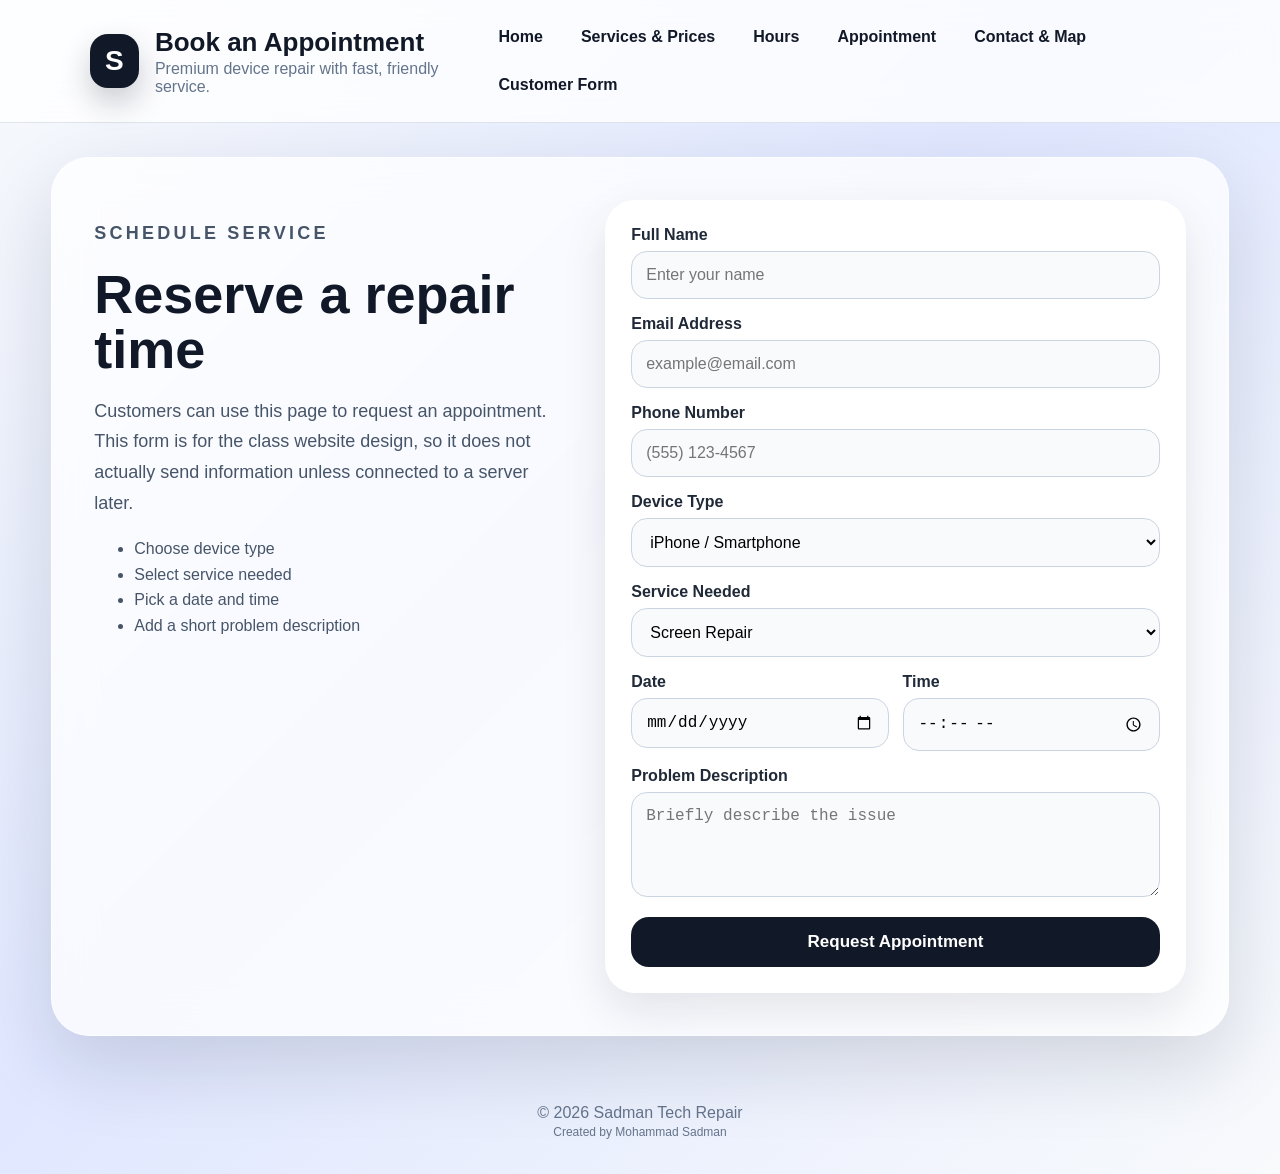
<file: appointment.html>
<!--
Name: Mohammad Sadman
Course: CS 310 Introduction to Web Development
Assignment: Lab 2
-->
<!DOCTYPE html>
<html lang="en">
 <head>
  <meta charset="utf-8"/>
  <meta content="width=device-width, initial-scale=1.0" name="viewport"/>
  <title>
   Book Appointment
  </title>
  <link href="style.css" rel="stylesheet"/>
 </head>
 <body>
  <header class="site-header">
   <div class="logo">
    S
   </div>
   <div>
    <h1>
     Book an Appointment
    </h1>
    <p>
     Premium device repair with fast, friendly service.
    </p>
   </div>
   <nav>
    <a href="index.html">Home</a>
    <a href="services.html">Services & Prices</a>
    <a href="hours.html">Hours</a>
    <a href="appointment.html">Appointment</a>
    <a href="contact.html">Contact & Map</a>
    <a href="customer.html">Customer Form</a>
</nav>
  </header>
  <main>
   <section class="appointment glass">
    <div>
     <p class="eyebrow">
      Schedule service
     </p>
     <h2>
      Reserve a repair time
     </h2>
     <p>
      Customers can use this page to request an appointment. This form is for the class website design, so it does not actually send information unless connected to a server later.
     </p>
     <ul>
      <li>
       Choose device type
      </li>
      <li>
       Select service needed
      </li>
      <li>
       Pick a date and time
      </li>
      <li>
       Add a short problem description
      </li>
     </ul>
    </div>
    <form class="appt-form">
     <label>
      Full Name
      <input placeholder="Enter your name" type="text"/>
     </label>
     <label>
      Email Address
      <input placeholder="example@email.com" type="email"/>
     </label>
     <label>
      Phone Number
      <input placeholder="(555) 123-4567" type="tel"/>
     </label>
     <label>
      Device Type
      <select>
       <option>
        iPhone / Smartphone
       </option>
       <option>
        MacBook / Laptop
       </option>
       <option>
        Tablet
       </option>
       <option>
        Smart Watch
       </option>
       <option>
        Other Device
       </option>
      </select>
     </label>
     <label>
      Service Needed
      <select>
       <option>
        Screen Repair
       </option>
       <option>
        Battery Replacement
       </option>
       <option>
        Virus Removal
       </option>
       <option>
        Data Backup
       </option>
       <option>
        General Diagnostic
       </option>
      </select>
     </label>
     <div class="two">
      <label>
       Date
       <input type="date"/>
      </label>
      <label>
       Time
       <input type="time"/>
      </label>
     </div>
     <label>
      Problem Description
      <textarea placeholder="Briefly describe the issue"></textarea>
     </label>
     <button type="submit">
      Request Appointment
     </button>
    </form>
   </section>
  </main>
  <footer>
    © 2026 Sadman Tech Repair<br>
    <small>Created by Mohammad Sadman</small>
</footer>
 </body>
</html>
</file>
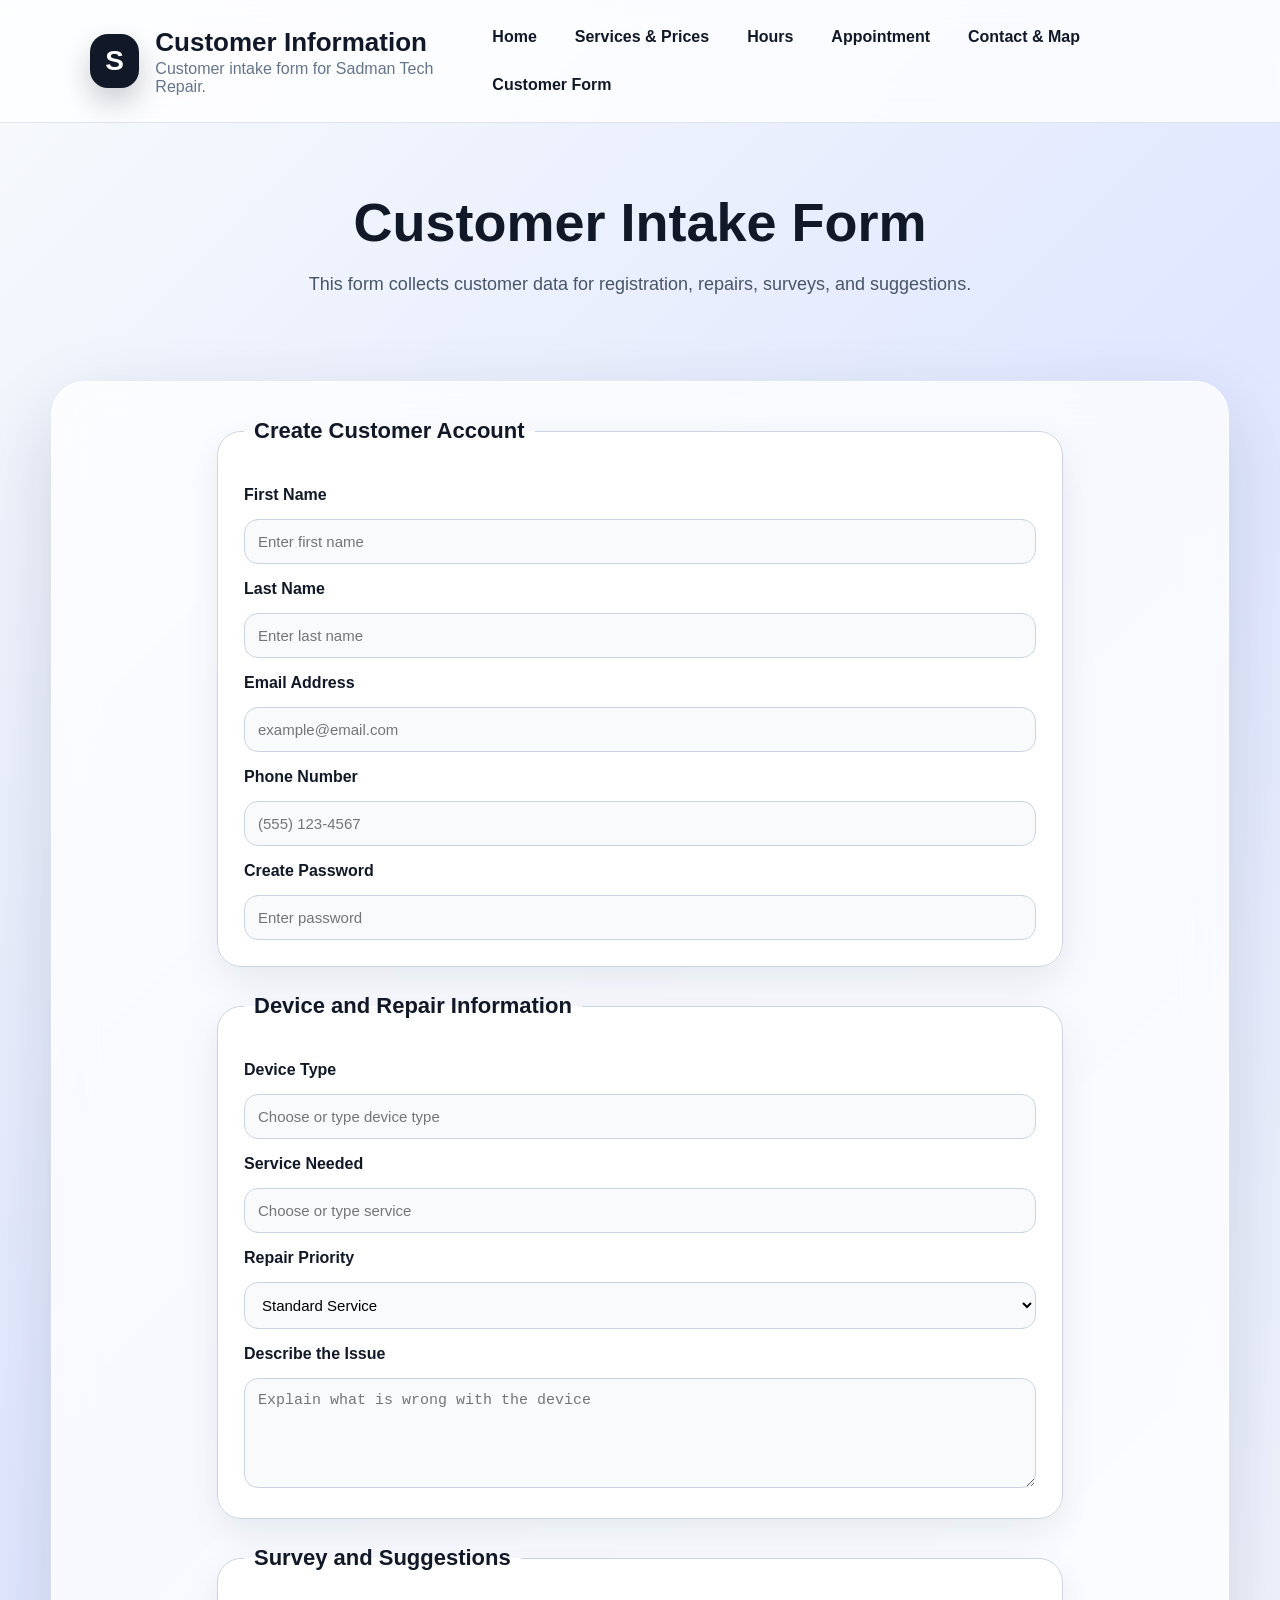
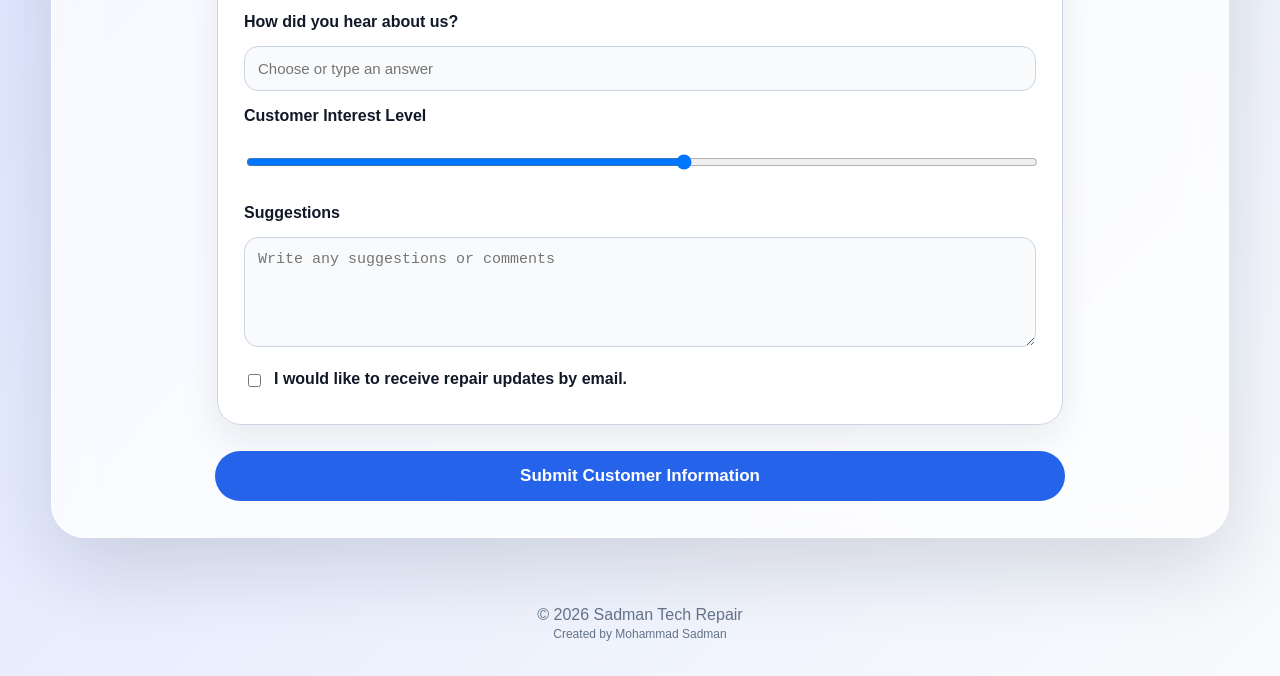
<file: customer.html>
<!--
Name: Mohammad Sadman
Course: CS 310 Introduction to Web Development
Assignment: Lab 2
-->

<!DOCTYPE html>
<html lang="en">
<head>
    <meta charset="UTF-8">
    <meta name="viewport" content="width=device-width, initial-scale=1.0">
    <title>Customer Information Form</title>
    <link rel="stylesheet" href="style.css">
</head>
<body>

    <header class="site-header">
        <div class="logo">S</div>
        <div>
            <h1>Customer Information</h1>
            <p>Customer intake form for Sadman Tech Repair.</p>
        </div>
        <nav>
            <a href="index.html">Home</a>
            <a href="services.html">Services & Prices</a>
            <a href="hours.html">Hours</a>
            <a href="appointment.html">Appointment</a>
            <a href="contact.html">Contact & Map</a>
            <a href="customer.html">Customer Form</a>
        </nav>
    </header>

    <main>
        <section class="page-title">
            <h2>Customer Intake Form</h2>
            <p>This form collects customer data for registration, repairs, surveys, and suggestions.</p>
        </section>

        <section class="customer-form-section glass">
            <form class="customer-form">

                <fieldset>
                    <legend>Create Customer Account</legend>

                    <label for="firstName">First Name</label>
                    <input type="text" id="firstName" name="firstName" placeholder="Enter first name" required>

                    <label for="lastName">Last Name</label>
                    <input type="text" id="lastName" name="lastName" placeholder="Enter last name" required>

                    <label for="email">Email Address</label>
                    <input type="email" id="email" name="email" placeholder="example@email.com" required>

                    <label for="phone">Phone Number</label>
                    <input type="tel" id="phone" name="phone" placeholder="(555) 123-4567">

                    <label for="password">Create Password</label>
                    <input type="password" id="password" name="password" placeholder="Enter password" required>
                </fieldset>

                <fieldset>
                    <legend>Device and Repair Information</legend>

                    <label for="device">Device Type</label>
                    <input list="deviceOptions" id="device" name="device" placeholder="Choose or type device type">
                    <datalist id="deviceOptions">
                        <option value="iPhone">
                        <option value="Samsung Phone">
                        <option value="Laptop">
                        <option value="Tablet">
                        <option value="Gaming Console">
                        <option value="Smart Watch">
                    </datalist>

                    <label for="service">Service Needed</label>
                    <input list="serviceOptions" id="service" name="service" placeholder="Choose or type service">
                    <datalist id="serviceOptions">
                        <option value="Screen Repair">
                        <option value="Battery Replacement">
                        <option value="Virus Removal">
                        <option value="Data Backup">
                        <option value="Keyboard Replacement">
                        <option value="General Diagnostic">
                    </datalist>

                    <label for="urgency">Repair Priority</label>
                    <select id="urgency" name="urgency">
                        <option>Standard Service</option>
                        <option>Same-Day Service</option>
                        <option>Emergency Service</option>
                    </select>

                    <label for="issue">Describe the Issue</label>
                    <textarea id="issue" name="issue" placeholder="Explain what is wrong with the device"></textarea>
                </fieldset>

                <fieldset>
                    <legend>Survey and Suggestions</legend>

                    <label for="source">How did you hear about us?</label>
                    <input list="sourceOptions" id="source" name="source" placeholder="Choose or type an answer">
                    <datalist id="sourceOptions">
                        <option value="Google Search">
                        <option value="Friend or Family">
                        <option value="Social Media">
                        <option value="Walk-in">
                        <option value="School">
                    </datalist>

                    <label for="rating">Customer Interest Level</label>
                    <input type="range" id="rating" name="rating" min="1" max="10">

                    <label for="suggestion">Suggestions</label>
                    <textarea id="suggestion" name="suggestion" placeholder="Write any suggestions or comments"></textarea>

                    <label class="check-row">
                        <input type="checkbox" name="updates">
                        I would like to receive repair updates by email.
                    </label>
                </fieldset>

                <button type="submit">Submit Customer Information</button>
            </form>
        </section>
    </main>

    <footer>
        © 2026 Sadman Tech Repair<br>
        <small>Created by Mohammad Sadman</small>
    </footer>

</body>
</html>
</file>
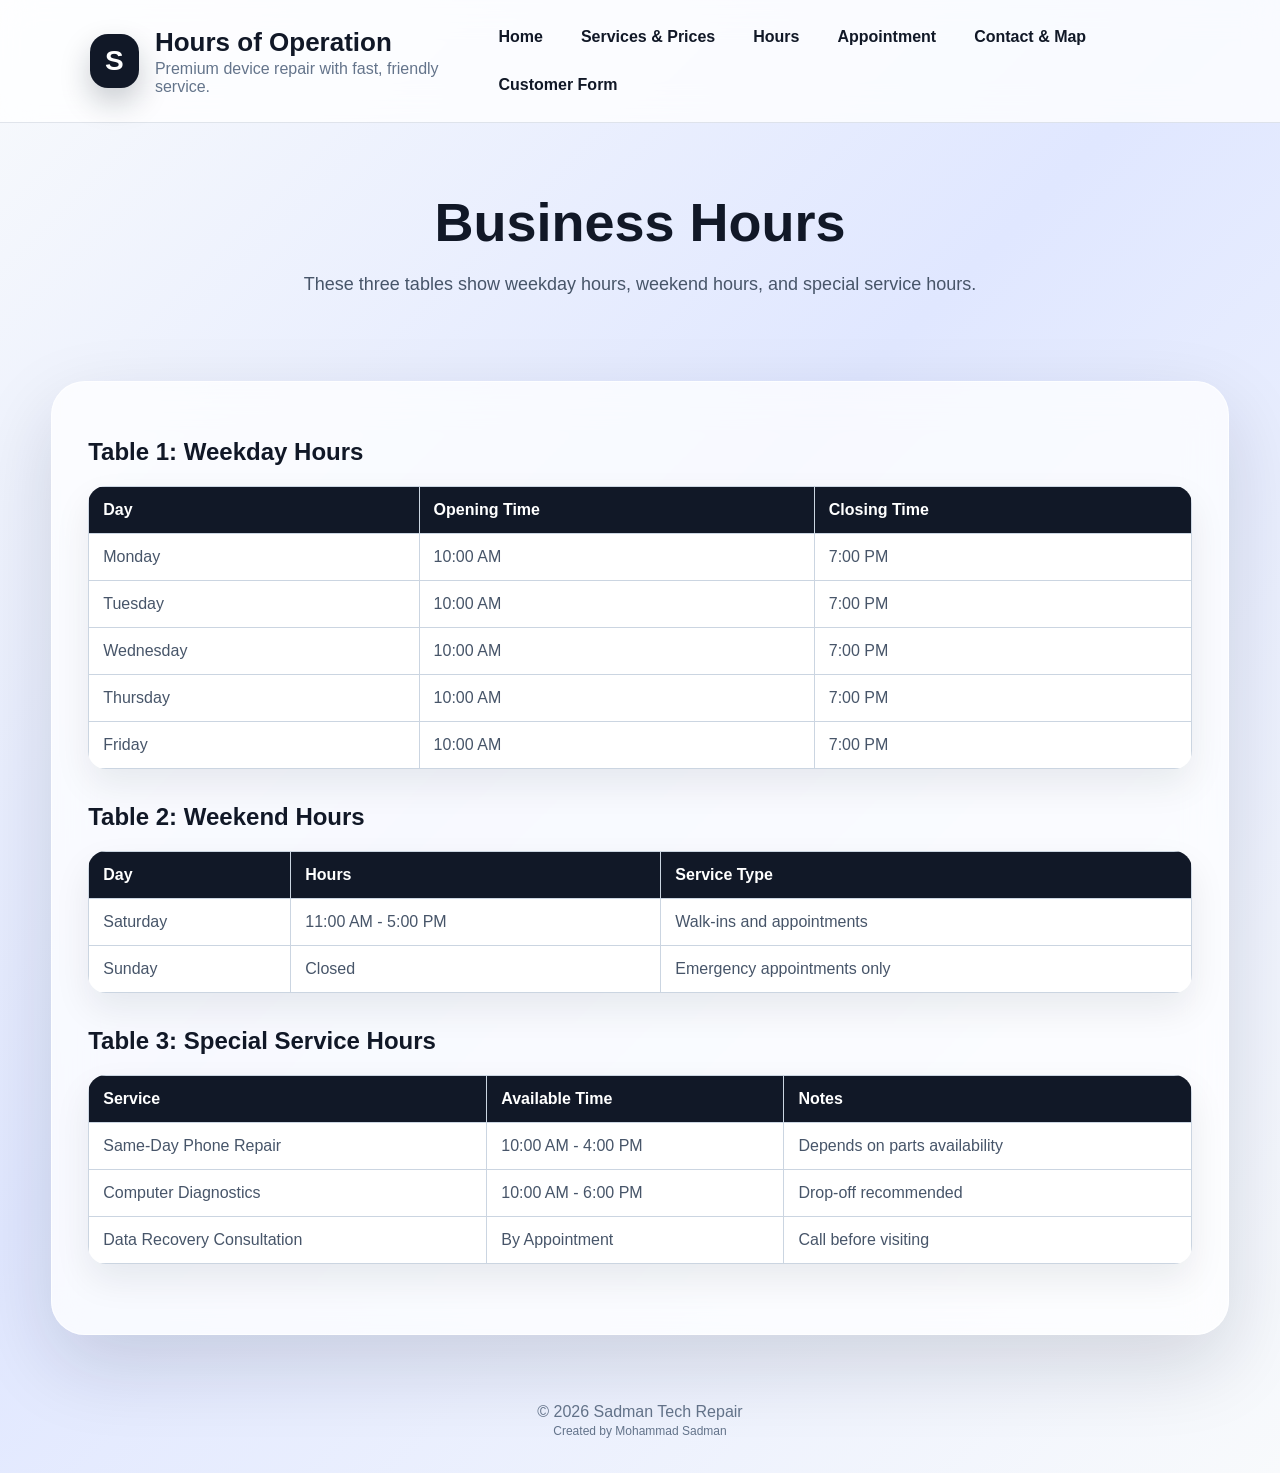
<file: hours.html>
<!--
Name: Mohammad Sadman
Course: CS 310 Introduction to Web Development
Assignment: Lab 2
-->
<!DOCTYPE html>
<html lang="en">
 <head>
  <meta charset="utf-8"/>
  <meta content="width=device-width, initial-scale=1.0" name="viewport"/>
  <title>
   Hours of Operation
  </title>
  <link href="style.css" rel="stylesheet"/>
 </head>
 <body>
  <header class="site-header">
   <div class="logo">
    S
   </div>
   <div>
    <h1>
     Hours of Operation
    </h1>
    <p>
     Premium device repair with fast, friendly service.
    </p>
   </div>
   <nav>
    <a href="index.html">Home</a>
    <a href="services.html">Services & Prices</a>
    <a href="hours.html">Hours</a>
    <a href="appointment.html">Appointment</a>
    <a href="contact.html">Contact & Map</a>
    <a href="customer.html">Customer Form</a>
</nav>
  </header>
  <main>
   <section class="page-title">
    <h2>
     Business Hours
    </h2>
    <p>
     These three tables show weekday hours, weekend hours, and special service hours.
    </p>
   </section>
   <section class="hours-section glass">
    <h2>
     Table 1: Weekday Hours
    </h2>
    <table class="project2-table">
     <tr>
      <th>
       Day
      </th>
      <th>
       Opening Time
      </th>
      <th>
       Closing Time
      </th>
     </tr>
     <tr>
      <td>
       Monday
      </td>
      <td>
       10:00 AM
      </td>
      <td>
       7:00 PM
      </td>
     </tr>
     <tr>
      <td>
       Tuesday
      </td>
      <td>
       10:00 AM
      </td>
      <td>
       7:00 PM
      </td>
     </tr>
     <tr>
      <td>
       Wednesday
      </td>
      <td>
       10:00 AM
      </td>
      <td>
       7:00 PM
      </td>
     </tr>
     <tr>
      <td>
       Thursday
      </td>
      <td>
       10:00 AM
      </td>
      <td>
       7:00 PM
      </td>
     </tr>
     <tr>
      <td>
       Friday
      </td>
      <td>
       10:00 AM
      </td>
      <td>
       7:00 PM
      </td>
     </tr>
    </table>
    <h2>
     Table 2: Weekend Hours
    </h2>
    <table class="project2-table">
     <tr>
      <th>
       Day
      </th>
      <th>
       Hours
      </th>
      <th>
       Service Type
      </th>
     </tr>
     <tr>
      <td>
       Saturday
      </td>
      <td>
       11:00 AM - 5:00 PM
      </td>
      <td>
       Walk-ins and appointments
      </td>
     </tr>
     <tr>
      <td>
       Sunday
      </td>
      <td>
       Closed
      </td>
      <td>
       Emergency appointments only
      </td>
     </tr>
    </table>
    <h2>
     Table 3: Special Service Hours
    </h2>
    <table class="project2-table">
     <tr>
      <th>
       Service
      </th>
      <th>
       Available Time
      </th>
      <th>
       Notes
      </th>
     </tr>
     <tr>
      <td>
       Same-Day Phone Repair
      </td>
      <td>
       10:00 AM - 4:00 PM
      </td>
      <td>
       Depends on parts availability
      </td>
     </tr>
     <tr>
      <td>
       Computer Diagnostics
      </td>
      <td>
       10:00 AM - 6:00 PM
      </td>
      <td>
       Drop-off recommended
      </td>
     </tr>
     <tr>
      <td>
       Data Recovery Consultation
      </td>
      <td>
       By Appointment
      </td>
      <td>
       Call before visiting
      </td>
     </tr>
    </table>
   </section>
  </main>
  <footer>
    © 2026 Sadman Tech Repair<br>
    <small>Created by Mohammad Sadman</small>
</footer>
 </body>
</html>
</file>
<file: style.css>
* {
    box-sizing:border-box
}

body {
    margin:0;
    font-family:-apple-system,BlinkMacSystemFont,"Segoe UI",Arial,sans-serif;
    background:linear-gradient(135deg,#f8fafc,#e0e7ff 45%,#f8fafc);
    color:#111827
}

.site-header {
    position:sticky;
    top:0;
    z-index:5;
    display:flex;
    align-items:center;
    gap:16px;
    padding:18px 7%;
    background:rgba(255,255,255,.78);
    backdrop-filter:blur(16px);
    border-bottom:1px solid rgba(148,163,184,.28)
}

.logo {
    width:54px;
    height:54px;
    border-radius:18px;
    background:#111827;
    color:white;
    display:flex;
    align-items:center;
    justify-content:center;
    font-size:28px;
    font-weight:800;
    box-shadow:0 14px 30px rgba(15,23,42,.22)
}

h1 {
    margin:0;
    font-size:26px
}

.site-header p {
    margin:2px 0 0;
    color:#64748b
}

.site-header nav {
    margin-left:auto;
    display:flex;
    gap:10px;
    flex-wrap:wrap
}

.site-header a {
    color:#111827;
    text-decoration:none;
    font-weight:700;
    padding:10px 14px;
    border-radius:999px
}

.site-header a:hover {
    background:#111827;
    color:#fff
}

main {
    width:min(1180px,92%);
    margin:34px auto
}

.glass {
    background:rgba(255,255,255,.75);
    border:1px solid rgba(255,255,255,.7);
    box-shadow:0 30px 80px rgba(15,23,42,.14);
    backdrop-filter:blur(20px)
}

.hero {
    display:grid;
    grid-template-columns:1fr 1fr;
    gap:28px;
    align-items:center;
    border-radius:38px;
    padding:46px
}

.hero img,.split img {
    width:100%;
    border-radius:30px
}

.eyebrow {
    text-transform:uppercase;
    letter-spacing:.18em;
    font-size:13px;
    color:#2563eb;
    font-weight:800
}

.hero h2,.page-title h2,.appointment h2 {
    font-size:54px;
    line-height:1.03;
    margin:8px 0 18px
}

.hero p,.page-title p,.appointment p {
    font-size:18px;
    color:#475569;
    line-height:1.7
}

.btn {
    display:inline-block;
    background:#111827;
    color:#fff;
    text-decoration:none;
    padding:14px 22px;
    border-radius:999px;
    font-weight:800;
    margin:10px 8px 0 0;
    box-shadow:0 14px 26px rgba(15,23,42,.2)
}

.btn.ghost {
    background:#fff;
    color:#111827
}

.features {
    display:grid;
    grid-template-columns:repeat(3,1fr);
    gap:20px;
    margin:28px 0
}

.features article,.cards article,.price-card {
    background:#fff;
    border-radius:28px;
    padding:24px;
    box-shadow:0 18px 45px rgba(15,23,42,.09);
    border:1px solid #e2e8f0
}

.features h3,.cards h3,.price-card h3 {
    margin-top:0
}

.features p,.cards p,.price-card p,li {
    color:#475569;
    line-height:1.6
}

.split {
    display:grid;
    grid-template-columns:.9fr 1fr;
    gap:34px;
    align-items:center;
    border-radius:34px;
    padding:36px;
    margin:34px 0
}

.split h2,.center {
    font-size:38px
}

.center {
    text-align:center
}

.cards,.price-grid {
    display:grid;
    grid-template-columns:repeat(4,1fr);
    gap:20px
}

.cards img,.price-card img {
    width:100%;
    max-height:165px;
    object-fit:contain
}

.page-title {
    text-align:center;
    padding:30px
}

.price-grid {
    grid-template-columns:repeat(3,1fr)
}

.details {
    margin-top:34px
}

.appointment {
    display:grid;
    grid-template-columns:.9fr 1.1fr;
    gap:36px;
    border-radius:38px;
    padding:42px
}

.appt-form {
    background:#fff;
    border-radius:30px;
    padding:26px;
    display:grid;
    gap:16px;
    box-shadow:0 18px 45px rgba(15,23,42,.1)
}

label {
    font-weight:800;
    color:#1f2937
}

input,select,textarea {
    width:100%;
    margin-top:7px;
    padding:14px;
    border-radius:16px;
    border:1px solid #cbd5e1;
    font-size:16px;
    background:#f8fafc
}

textarea {
    min-height:105px;
    resize:vertical
}

.two {
    display:grid;
    grid-template-columns:1fr 1fr;
    gap:14px
}

button {
    border:0;
    background:#111827;
    color:#fff;
    padding:15px 20px;
    border-radius:18px;
    font-size:17px;
    font-weight:900;
    cursor:pointer
}

button:hover {
    transform:translateY(-1px)
}

footer {
    text-align:center;
    padding:34px;
    color:#64748b
}

@media(max-width:850px) {
    .site-header {
    align-items:flex-start;
    flex-direction:column
}

.site-header nav {
    margin-left:0
}

.hero,.split,.appointment {
    grid-template-columns:1fr
}

.cards,.price-grid,.features {
    grid-template-columns:1fr
}

.hero h2,.appointment h2 {
    font-size:38px
}

}

/* ---------- Project 2 Additions ---------- */
.center-text {
    text-align:center;
    color:#475569;
    max-width:850px;
    margin:0 auto 24px;
    line-height:1.7;
    font-size:18px;
}

.project2-flex-section,
.youtube-section,
.map-section,
.hours-section {
    border-radius:34px;
    padding:36px;
    margin:34px 0;
}

.flex-two-columns {
    display:flex;
    gap:24px;
    justify-content:space-between;
    align-items:stretch;
    margin-top:26px;
}

.flex-column {
    flex:1;
    background:#fff;
    border:1px solid #e2e8f0;
    border-radius:28px;
    padding:26px;
    box-shadow:0 18px 45px rgba(15,23,42,.09);
}

.flex-column h3 {
    margin-top:0;
    color:#111827;
}

.video-frame,
.map-frame {
    width:min(900px,100%);
    margin:24px auto 0;
    border-radius:28px;
    overflow:hidden;
    box-shadow:0 18px 45px rgba(15,23,42,.18);
    border:1px solid #e2e8f0;
    background:#111827;
}

.video-frame iframe {
    width:100%;
    height:500px;
    display:block;
}

.map-frame iframe {
    width:100%;
    height:430px;
    display:block;
    border:0;
}

.project2-table {
    width:100%;
    border-collapse:collapse;
    background:#fff;
    border-radius:18px;
    overflow:hidden;
    margin:18px 0 34px;
    box-shadow:0 16px 36px rgba(15,23,42,.08);
}

.project2-table th,
.project2-table td {
    border:1px solid #cbd5e1;
    padding:14px;
    text-align:left;
}

.project2-table th {
    background:#111827;
    color:#fff;
}

.project2-table td {
    color:#475569;
}

@media(max-width:850px) {
    .flex-two-columns {
    flex-direction:column;
}

.video-frame iframe {
    height:300px;
}

.map-frame iframe {
    height:320px;
}

}


/* ---------- Lab 2 Customer Form and Responsive Design ---------- */

.lab-info {
    border-radius: 28px;
    padding: 28px;
    margin: 34px 0;
    text-align: center;
}

.lab-info a {
    color: #2563eb;
    font-weight: 800;
}

.customer-form-section {
    border-radius: 34px;
    padding: 36px;
    margin: 34px 0;
}

.customer-form {
    max-width: 850px;
    margin: 0 auto;
}

.customer-form fieldset {
    border: 1px solid #cbd5e1;
    background: #ffffff;
    border-radius: 24px;
    padding: 26px;
    margin-bottom: 26px;
    box-shadow: 0 14px 36px rgba(15, 23, 42, .08);
}

.customer-form legend {
    font-size: 22px;
    font-weight: 800;
    color: #111827;
    padding: 0 10px;
}

.customer-form label {
    display: block;
    margin-top: 16px;
    margin-bottom: 8px;
    font-weight: 700;
    color: #111827;
}

.customer-form input,
.customer-form select,
.customer-form textarea {
    width: 100%;
    padding: 13px;
    border: 1px solid #cbd5e1;
    border-radius: 14px;
    font-size: 15px;
    background: #f8fafc;
}

.customer-form textarea {
    min-height: 110px;
    resize: vertical;
}

.customer-form .check-row {
    display: flex;
    align-items: center;
    gap: 10px;
}

.customer-form .check-row input {
    width: auto;
}

.customer-form button {
    width: 100%;
    background: #2563eb;
    color: #ffffff;
    border: none;
    padding: 15px;
    border-radius: 999px;
    font-size: 17px;
    font-weight: 800;
    cursor: pointer;
}

.customer-form button:hover {
    background: #1d4ed8;
}

footer small {
    font-size: 12px;
    color: #64748b;
}

@media (max-width: 850px) {
    .site-header {
        flex-direction: column;
        text-align: center;
    }

    .site-header nav {
        margin-left: 0;
        justify-content: center;
    }

    .hero,
    .split,
    .appointment {
        grid-template-columns: 1fr;
    }

    .features,
    .cards,
    .price-grid {
        grid-template-columns: 1fr;
    }

    .flex-two-columns {
        flex-direction: column;
    }

    .customer-form-section {
        padding: 20px;
    }

    .customer-form fieldset {
        padding: 18px;
    }

    .video-frame iframe {
        height: 300px;
    }

    .map-frame iframe {
        height: 320px;
    }
}
</file>
